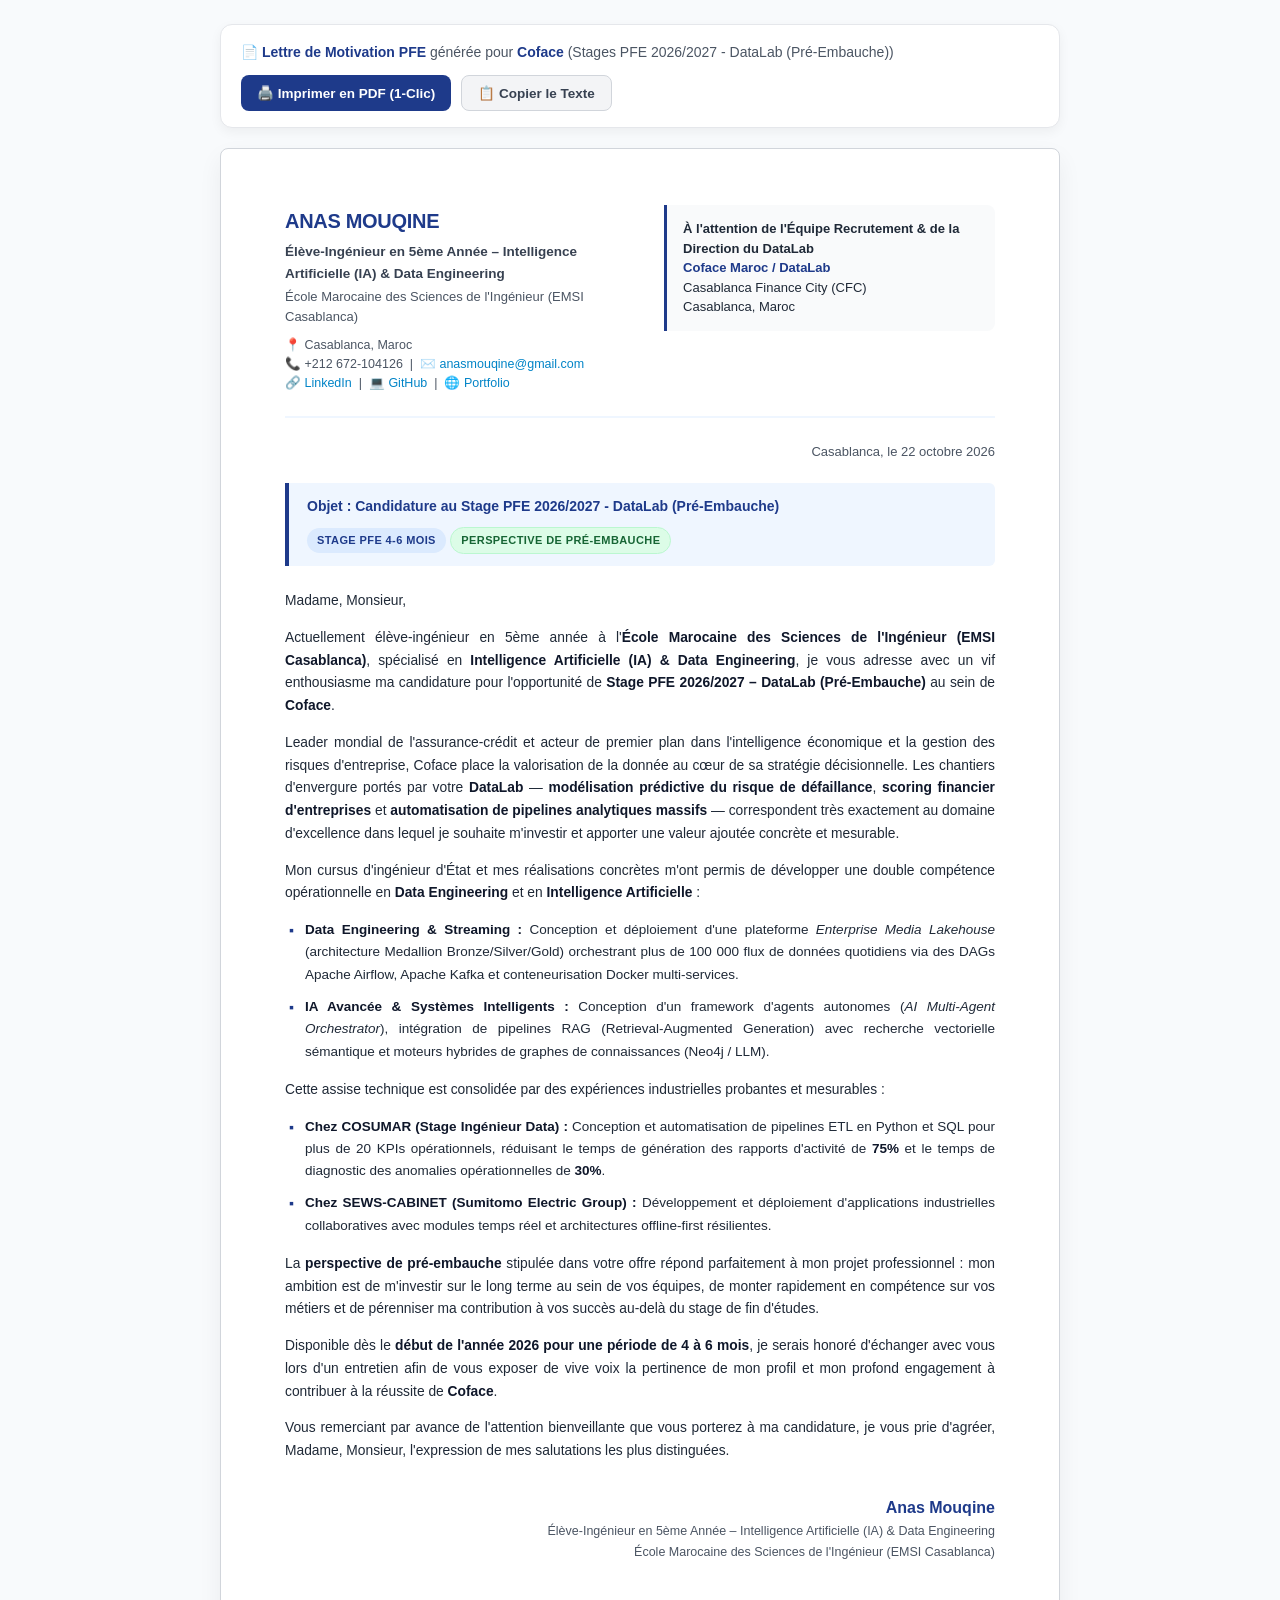
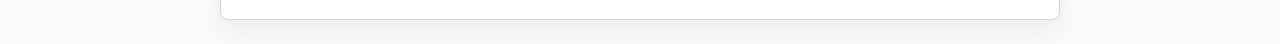
<file: letters/Lettre_Motivation_Coface_DataLab_Anas_Mouqine.html>
<!DOCTYPE html>
<html lang="fr">
<head>
  <meta charset="utf-8">
  <title>Lettre de Motivation - Anas Mouqine - Coface</title>
  <meta name="viewport" content="width=device-width, initial-scale=1.0">
  <style>
    :root {
      --primary: #1e3a8a;
      --primary-light: #eff6ff;
      --accent: #0284c7;
      --text-main: #1f2937;
      --text-muted: #4b5563;
      --border: #e5e7eb;
      --bg-page: #f8fafc;
    }

    * {
      box-sizing: border-box;
      margin: 0;
      padding: 0;
    }

    body {
      font-family: -apple-system, BlinkMacSystemFont, "Segoe UI", Roboto, "Helvetica Neue", Arial, sans-serif;
      background-color: var(--bg-page);
      color: var(--text-main);
      line-height: 1.6;
      -webkit-font-smoothing: antialiased;
      padding: 24px 16px;
    }

    /* Toolbar for interactive view */
    .toolbar {
      max-width: 840px;
      margin: 0 auto 20px auto;
      background: #ffffff;
      border: 1px solid var(--border);
      border-radius: 12px;
      padding: 16px 20px;
      display: flex;
      flex-wrap: wrap;
      align-items: center;
      justify-content: space-between;
      gap: 12px;
      box-shadow: 0 4px 12px rgba(0, 0, 0, 0.05);
    }

    .toolbar-info {
      font-size: 14px;
      color: var(--text-muted);
    }

    .toolbar-info strong {
      color: var(--primary);
    }

    .toolbar-actions {
      display: flex;
      gap: 10px;
    }

    .btn {
      display: inline-flex;
      align-items: center;
      gap: 6px;
      background-color: var(--primary);
      color: #ffffff;
      border: none;
      padding: 9px 16px;
      font-size: 13.5px;
      font-weight: 600;
      border-radius: 8px;
      cursor: pointer;
      text-decoration: none;
      transition: background 0.15s ease, transform 0.1s ease;
    }

    .btn:hover {
      background-color: #1e40af;
      transform: translateY(-1px);
    }

    .btn-secondary {
      background-color: #f3f4f6;
      color: #374151;
      border: 1px solid #d1d5db;
    }

    .btn-secondary:hover {
      background-color: #e5e7eb;
      color: #111827;
    }

    /* A4 Document Container */
    .a4-container {
      max-width: 840px;
      margin: 0 auto;
      background: #ffffff;
      border: 1px solid #d1d5db;
      border-radius: 8px;
      padding: 56px 64px;
      box-shadow: 0 10px 25px rgba(0, 0, 0, 0.06);
    }

    /* Header section */
    .letter-header {
      display: flex;
      justify-content: space-between;
      align-items: flex-start;
      gap: 24px;
      padding-bottom: 24px;
      border-bottom: 2px solid var(--primary-light);
      margin-bottom: 24px;
    }

    .sender-block {
      flex: 1.2;
    }

    .sender-name {
      font-size: 20px;
      font-weight: 800;
      color: var(--primary);
      letter-spacing: -0.3px;
      text-transform: uppercase;
      margin-bottom: 4px;
    }

    .sender-subtitle {
      font-size: 13.5px;
      font-weight: 600;
      color: #374151;
      margin-bottom: 2px;
    }

    .sender-school {
      font-size: 13px;
      color: var(--text-muted);
      margin-bottom: 8px;
    }

    .sender-contacts {
      font-size: 12.5px;
      color: #4b5563;
      line-height: 1.5;
    }

    .sender-contacts a {
      color: var(--accent);
      text-decoration: none;
    }

    .recipient-block {
      flex: 1;
      background: #f9fafb;
      border-left: 3px solid var(--primary);
      padding: 14px 16px;
      border-radius: 0 8px 8px 0;
      font-size: 13px;
      line-height: 1.5;
    }

    .date-line {
      text-align: right;
      font-size: 13px;
      color: var(--text-muted);
      margin-bottom: 20px;
    }

    /* Objet Box */
    .objet-box {
      background: #eff6ff;
      border-left: 4px solid var(--primary);
      padding: 12px 18px;
      border-radius: 0 6px 6px 0;
      margin-bottom: 24px;
      display: flex;
      flex-wrap: wrap;
      align-items: center;
      justify-content: space-between;
      gap: 8px;
    }

    .objet-text {
      font-size: 14px;
      font-weight: 700;
      color: var(--primary);
    }

    .badge {
      display: inline-block;
      font-size: 11px;
      font-weight: 700;
      text-transform: uppercase;
      letter-spacing: 0.4px;
      padding: 4px 10px;
      border-radius: 9999px;
      background: #dbeafe;
      color: var(--primary);
    }

    .badge-accent {
      background: #dcfce7;
      color: #166534;
      border: 1px solid #bbf7d0;
    }

    /* Letter Body */
    .letter-body {
      font-size: 13.8px;
      color: #1f2937;
      text-align: justify;
      line-height: 1.65;
    }

    .letter-body p {
      margin-bottom: 14px;
    }

    .letter-body strong {
      color: #0f172a;
    }

    .project-list {
      list-style-type: none;
      padding-left: 0;
      margin: 12px 0 16px 0;
    }

    .project-list li {
      position: relative;
      padding-left: 20px;
      margin-bottom: 10px;
      font-size: 13.5px;
    }

    .project-list li::before {
      content: "▪";
      position: absolute;
      left: 4px;
      color: var(--primary);
      font-size: 14px;
    }

    /* Sign block */
    .sign-block {
      margin-top: 32px;
      display: flex;
      justify-content: flex-end;
    }

    .signature-card {
      text-align: right;
      min-width: 260px;
    }

    .sign-name {
      font-size: 16px;
      font-weight: 800;
      color: var(--primary);
    }

    .sign-role {
      font-size: 12.5px;
      color: var(--text-muted);
    }

    /* Print styles */
    @media print {
      body {
        background: #ffffff !important;
        padding: 0 !important;
      }

      .no-print {
        display: none !important;
      }

      .a4-container {
        box-shadow: none !important;
        border: none !important;
        border-radius: 0 !important;
        max-width: 100% !important;
        padding: 0 !important;
        margin: 0 !important;
      }

      @page {
        size: A4 portrait;
        margin: 16mm 18mm 16mm 18mm;
      }
    }
  </style>
</head>
<body>

  <!-- Floating / Top Action Toolbar (hidden on print) -->
  <div class="toolbar no-print">
    <div class="toolbar-info">
      📄 <strong>Lettre de Motivation PFE</strong> générée pour <strong>Coface</strong> (Stages PFE 2026/2027 - DataLab (Pré-Embauche))
    </div>
    <div class="toolbar-actions">
      <button class="btn" onclick="window.print()">
        🖨️ Imprimer en PDF (1-Clic)
      </button>
      <button class="btn btn-secondary" onclick="copyLetterText()">
        📋 Copier le Texte
      </button>
    </div>
  </div>

  <!-- A4 Printable Document Container -->
  <div class="a4-container" id="letterContainer">
    <header class="letter-header">
      <div class="sender-block">
        <div class="sender-name">Anas Mouqine</div>
        <div class="sender-subtitle">Élève-Ingénieur en 5ème Année – Intelligence Artificielle (IA) &amp; Data Engineering</div>
        <div class="sender-school">École Marocaine des Sciences de l&#x27;Ingénieur (EMSI Casablanca)</div>
        <div class="sender-contacts">
          📍 Casablanca, Maroc<br>
          📞 +212 672-104126 &nbsp;|&nbsp; ✉️ <a href="mailto:anasmouqine@gmail.com">anasmouqine@gmail.com</a><br>
          🔗 <a href="https://www.linkedin.com/in/anas-mouqine-329207304/" target="_blank">LinkedIn</a> &nbsp;|&nbsp;
          💻 <a href="https://github.com/anasmouquinee" target="_blank">GitHub</a> &nbsp;|&nbsp;
          🌐 <a href="https://anasmouquinee.github.io/port/" target="_blank">Portfolio</a>
        </div>
      </div>
      <div class="recipient-block">
        
              <strong>À l'attention de l'Équipe Recrutement & de la Direction du DataLab</strong><br>
              <span style="color: #1e3a8a; font-weight: 600;">Coface Maroc / DataLab</span><br>
              Casablanca Finance City (CFC)<br>
              Casablanca, Maroc
            
      </div>
    </header>

    <div class="date-line">
      Casablanca, le 22 octobre 2026
    </div>

    <div class="objet-box">
      <div class="objet-text">
        Objet : Candidature au Stage PFE 2026/2027 - DataLab (Pré-Embauche)
      </div>
      <div>
        <span class="badge">Stage PFE 4-6 mois</span>
        <span class="badge badge-accent">Perspective de Pré-Embauche</span>
      </div>
    </div>

    <section class="letter-body">
      <p>Madame, Monsieur,</p>

      <p>
        Actuellement élève-ingénieur en 5ème année à l'<strong>École Marocaine des Sciences de l&#x27;Ingénieur (EMSI Casablanca)</strong>,
        spécialisé en <strong>Intelligence Artificielle (IA) &amp; Data Engineering</strong>, je vous adresse avec un vif enthousiasme
        ma candidature pour l'opportunité de <strong>Stage PFE 2026/2027 – DataLab (Pré-Embauche)</strong> au sein de <strong>Coface</strong>.
      </p>


      <p>
        Leader mondial de l'assurance-crédit et acteur de premier plan dans l'intelligence économique et la gestion des risques d'entreprise, Coface place la valorisation de la donnée au cœur de sa stratégie décisionnelle. Les chantiers d'envergure portés par votre <strong>DataLab</strong> — <strong>modélisation prédictive du risque de défaillance</strong>, <strong>scoring financier d'entreprises</strong> et <strong>automatisation de pipelines analytiques massifs</strong> — correspondent très exactement au domaine d'excellence dans lequel je souhaite m'investir et apporter une valeur ajoutée concrète et mesurable.
      </p>

      <p>
        Mon cursus d'ingénieur d'État et mes réalisations concrètes m'ont permis de développer une double compétence opérationnelle en <strong>Data Engineering</strong> et en <strong>Intelligence Artificielle</strong> :
      </p>

      <ul class="project-list">
        <li>
          <strong>Data Engineering & Streaming :</strong> Conception et déploiement d'une plateforme <em>Enterprise Media Lakehouse</em> (architecture Medallion Bronze/Silver/Gold) orchestrant plus de 100 000 flux de données quotidiens via des DAGs Apache Airflow, Apache Kafka et conteneurisation Docker multi-services.
        </li>
        <li>
          <strong>IA Avancée & Systèmes Intelligents :</strong> Conception d'un framework d'agents autonomes (<em>AI Multi-Agent Orchestrator</em>), intégration de pipelines RAG (Retrieval-Augmented Generation) avec recherche vectorielle sémantique et moteurs hybrides de graphes de connaissances (Neo4j / LLM).
        </li>
      </ul>

      <p>
        Cette assise technique est consolidée par des expériences industrielles probantes et mesurables :
      </p>

      <ul class="project-list">
        <li>
          <strong>Chez COSUMAR (Stage Ingénieur Data) :</strong> Conception et automatisation de pipelines ETL en Python et SQL pour plus de 20 KPIs opérationnels, réduisant le temps de génération des rapports d'activité de <strong>75%</strong> et le temps de diagnostic des anomalies opérationnelles de <strong>30%</strong>.
        </li>
        <li>
          <strong>Chez SEWS-CABINET (Sumitomo Electric Group) :</strong> Développement et déploiement d'applications industrielles collaboratives avec modules temps réel et architectures offline-first résilientes.
        </li>
      </ul>

      <p>
        La <strong>perspective de pré-embauche</strong> stipulée dans votre offre répond parfaitement à mon projet professionnel : mon ambition est de m'investir sur le long terme au sein de vos équipes, de monter rapidement en compétence sur vos métiers et de pérenniser ma contribution à vos succès au-delà du stage de fin d'études.
      </p>

      <p>
        Disponible dès le <strong>début de l'année 2026 pour une période de 4 à 6 mois</strong>, je serais honoré d'échanger avec vous lors d'un entretien afin de vous exposer de vive voix la pertinence de mon profil et mon profond engagement à contribuer à la réussite de <strong>Coface</strong>.
      </p>

      <p>
        Vous remerciant par avance de l'attention bienveillante que vous porterez à ma candidature, je vous prie d'agréer, Madame, Monsieur, l'expression de mes salutations les plus distinguées.
      </p>

      <div class="sign-block">
        <div class="signature-card">
          <div class="sign-name">Anas Mouqine</div>
          <div class="sign-role">Élève-Ingénieur en 5ème Année – Intelligence Artificielle (IA) &amp; Data Engineering</div>
          <div class="sign-role">École Marocaine des Sciences de l&#x27;Ingénieur (EMSI Casablanca)</div>
        </div>
      </div>
    </section>
  </div>

  <script>
    function copyLetterText() {
      const text = `Anas Mouqine
Élève-Ingénieur en 5ème Année – Intelligence Artificielle (IA) & Data Engineering
École Marocaine des Sciences de l'Ingénieur (EMSI Casablanca)
Casablanca, Maroc
Tél : +212 672-104126 | Email : anasmouqine@gmail.com
LinkedIn : https://www.linkedin.com/in/anas-mouqine-329207304/ | Portfolio : https://anasmouquinee.github.io/port/

À l'attention de l'Équipe Recrutement & de la Direction du DataLab
Coface Maroc / DataLab
Casablanca Finance City (CFC), Casablanca, Maroc

Fait à Casablanca, le 22 octobre 2026

Objet : Candidature au Stage PFE 2026/2027 - DataLab (Pré-Embauche)

Madame, Monsieur,

Actuellement élève-ingénieur en 5ème année à l'École Marocaine des Sciences de l'Ingénieur (EMSI Casablanca), spécialisé en Intelligence Artificielle (IA) & Data Engineering, je vous adresse avec un vif enthousiasme ma candidature pour l'opportunité de Stage PFE 2026/2027 – DataLab (Pré-Embauche) au sein de Coface.

Leader mondial de l'assurance-crédit et acteur de premier plan dans l'intelligence économique et la gestion des risques d'entreprise, Coface place la valorisation de la donnée au cœur de sa stratégie décisionnelle. Les chantiers d'envergure portés par votre DataLab — modélisation prédictive du risque de défaillance, scoring financier d'entreprises et automatisation de pipelines analytiques massifs — correspondent très exactement au domaine d'excellence dans lequel je souhaite m'investir et apporter une valeur ajoutée concrète et mesurable.


Mon cursus académique d'excellence et mes réalisations d'ingénierie m'ont permis de développer une double compétence pointue en Data Engineering et en Intelligence Artificielle :
- Data Engineering & Streaming : Conception et déploiement d'une plateforme Enterprise Media Lakehouse (architecture Medallion Bronze/Silver/Gold) orchestrant plus de 100 000 flux de données quotidiens via des DAGs Apache Airflow, Apache Kafka et conteneurisation Docker.
- IA Avancée & Systèmes Intelligents : Conception d'un framework d'agents autonomes (Multi-Agent Orchestrator), intégration de pipelines RAG (Retrieval-Augmented Generation) avec recherche vectorielle sémantique et moteurs de graphes de connaissances (Neo4j / LLM).

Cette expertise théorique est renforcée par des expériences industrielles probantes :
- Chez COSUMAR (Stage Ingénieur Data) : Conception et automatisation de pipelines ETL en Python et SQL pour plus de 20 KPIs opérationnels, réduisant le temps de génération des rapports d'activité de 75% et le temps de diagnostic des anomalies opérationnelles de 30%.
- Chez SEWS-CABINET (Sumitomo Electric Group) : Développement d'applications industrielles collaboratives avec modules temps réel et architectures offline-first résilientes.

La perspective de pré-embauche stipulée dans votre offre répond parfaitement à mon projet professionnel : mon ambition est de m'investir sur le long terme au sein de vos équipes, de monter rapidement en compétence sur vos métiers et de pérenniser ma contribution à vos succès au-delà du stage de fin d'études.

Disponible dès le début de l'année 2026 pour une durée de 4 à 6 mois, je serais honoré d'échanger avec vous lors d'un entretien afin de vous exposer de vive voix la pertinence de mon profil et ma motivation à rejoindre Coface.

Vous remerciant par avance de l'attention que vous porterez à ma candidature, je vous prie d'agréer, Madame, Monsieur, l'expression de mes salutations les plus distinguées.

Anas Mouqine
Élève-Ingénieur en 5ème Année – Intelligence Artificielle (IA) & Data Engineering
École Marocaine des Sciences de l'Ingénieur (EMSI Casablanca)
`;
      navigator.clipboard.writeText(text).then(() => {
        alert("✅ Texte de la lettre de motivation copié dans le presse-papier ! Vous pouvez le coller directement sur votre formulaire ou email.");
      }).catch(() => {
        alert("Veuillez sélectionner et copier le texte manuellement.");
      });
    }
  </script>
</body>
</html>
</file>
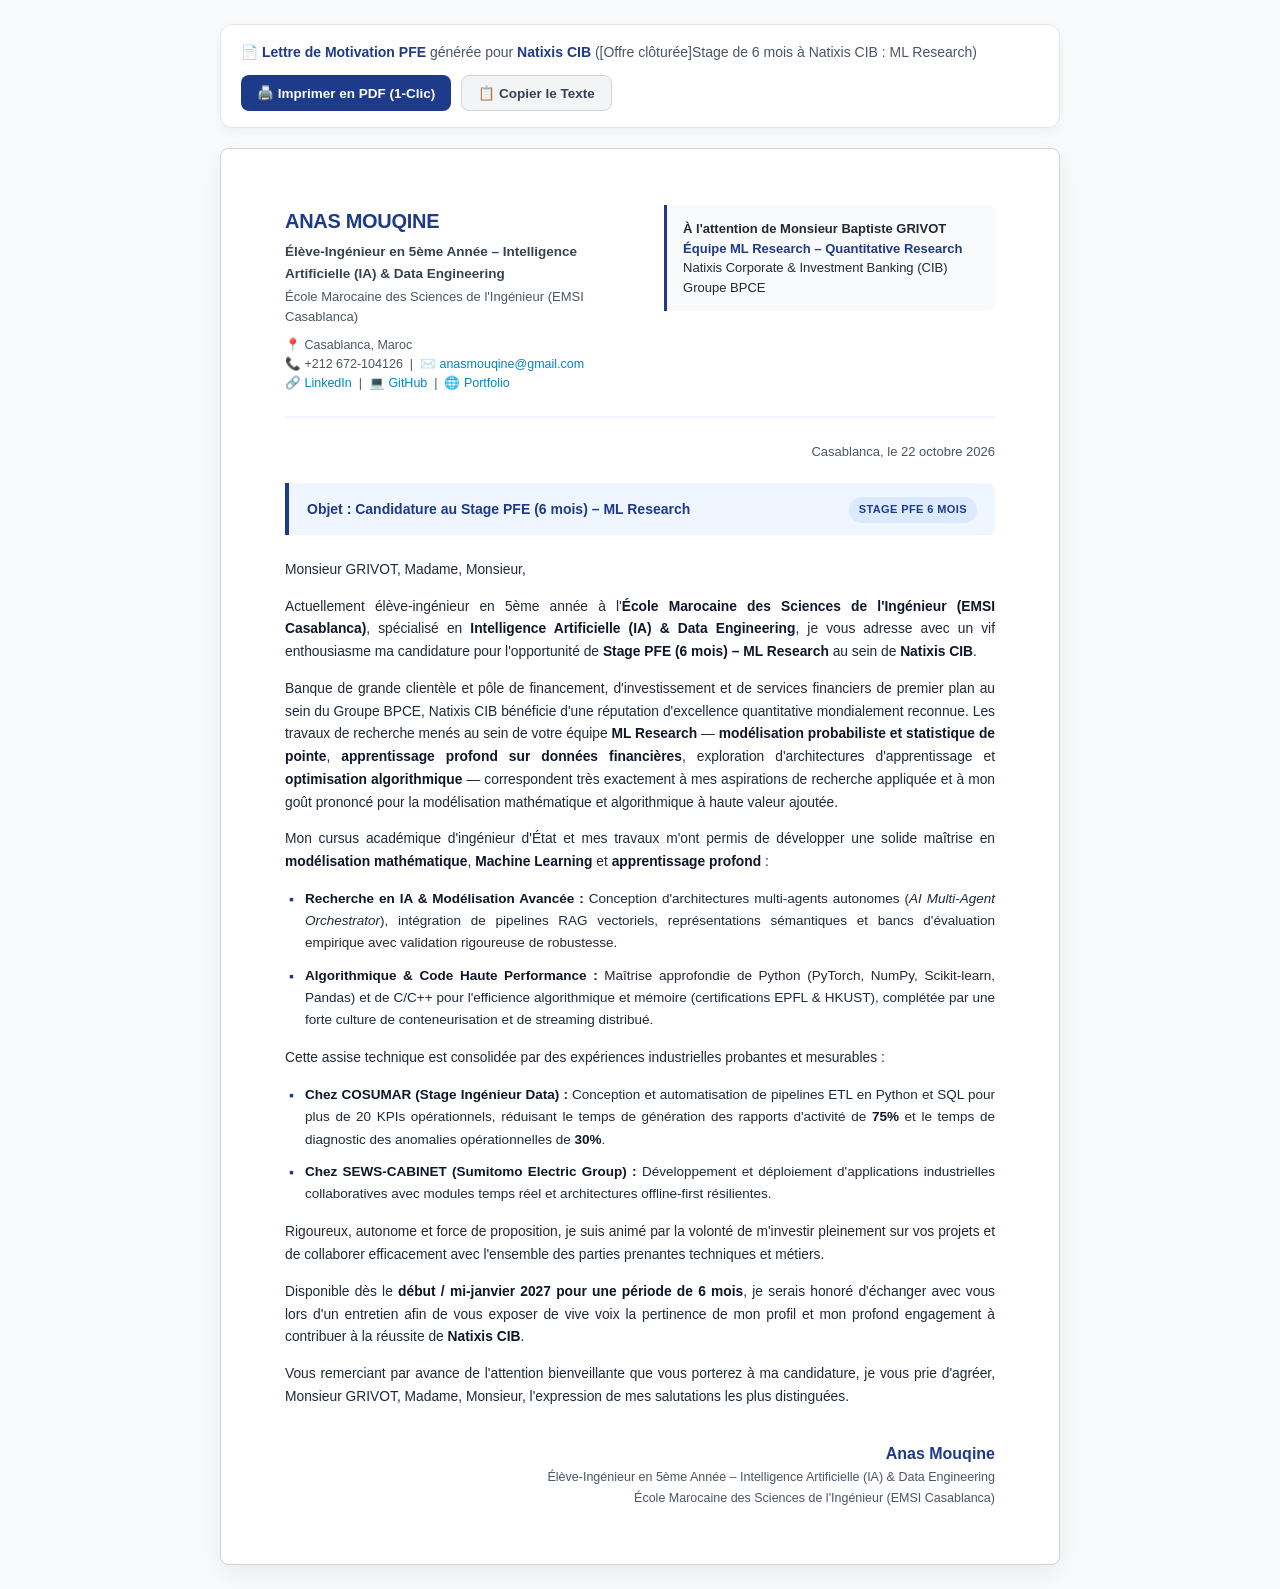
<file: letters/Lettre_Motivation_Natixis_CIB_ML_Research_Anas_Mouqine.html>
<!DOCTYPE html>
<html lang="fr">
<head>
  <meta charset="utf-8">
  <title>Lettre de Motivation - Anas Mouqine - Natixis CIB</title>
  <meta name="viewport" content="width=device-width, initial-scale=1.0">
  <style>
    :root {
      --primary: #1e3a8a;
      --primary-light: #eff6ff;
      --accent: #0284c7;
      --text-main: #1f2937;
      --text-muted: #4b5563;
      --border: #e5e7eb;
      --bg-page: #f8fafc;
    }

    * {
      box-sizing: border-box;
      margin: 0;
      padding: 0;
    }

    body {
      font-family: -apple-system, BlinkMacSystemFont, "Segoe UI", Roboto, "Helvetica Neue", Arial, sans-serif;
      background-color: var(--bg-page);
      color: var(--text-main);
      line-height: 1.6;
      -webkit-font-smoothing: antialiased;
      padding: 24px 16px;
    }

    /* Toolbar for interactive view */
    .toolbar {
      max-width: 840px;
      margin: 0 auto 20px auto;
      background: #ffffff;
      border: 1px solid var(--border);
      border-radius: 12px;
      padding: 16px 20px;
      display: flex;
      flex-wrap: wrap;
      align-items: center;
      justify-content: space-between;
      gap: 12px;
      box-shadow: 0 4px 12px rgba(0, 0, 0, 0.05);
    }

    .toolbar-info {
      font-size: 14px;
      color: var(--text-muted);
    }

    .toolbar-info strong {
      color: var(--primary);
    }

    .toolbar-actions {
      display: flex;
      gap: 10px;
    }

    .btn {
      display: inline-flex;
      align-items: center;
      gap: 6px;
      background-color: var(--primary);
      color: #ffffff;
      border: none;
      padding: 9px 16px;
      font-size: 13.5px;
      font-weight: 600;
      border-radius: 8px;
      cursor: pointer;
      text-decoration: none;
      transition: background 0.15s ease, transform 0.1s ease;
    }

    .btn:hover {
      background-color: #1e40af;
      transform: translateY(-1px);
    }

    .btn-secondary {
      background-color: #f3f4f6;
      color: #374151;
      border: 1px solid #d1d5db;
    }

    .btn-secondary:hover {
      background-color: #e5e7eb;
      color: #111827;
    }

    /* A4 Document Container */
    .a4-container {
      max-width: 840px;
      margin: 0 auto;
      background: #ffffff;
      border: 1px solid #d1d5db;
      border-radius: 8px;
      padding: 56px 64px;
      box-shadow: 0 10px 25px rgba(0, 0, 0, 0.06);
    }

    /* Header section */
    .letter-header {
      display: flex;
      justify-content: space-between;
      align-items: flex-start;
      gap: 24px;
      padding-bottom: 24px;
      border-bottom: 2px solid var(--primary-light);
      margin-bottom: 24px;
    }

    .sender-block {
      flex: 1.2;
    }

    .sender-name {
      font-size: 20px;
      font-weight: 800;
      color: var(--primary);
      letter-spacing: -0.3px;
      text-transform: uppercase;
      margin-bottom: 4px;
    }

    .sender-subtitle {
      font-size: 13.5px;
      font-weight: 600;
      color: #374151;
      margin-bottom: 2px;
    }

    .sender-school {
      font-size: 13px;
      color: var(--text-muted);
      margin-bottom: 8px;
    }

    .sender-contacts {
      font-size: 12.5px;
      color: #4b5563;
      line-height: 1.5;
    }

    .sender-contacts a {
      color: var(--accent);
      text-decoration: none;
    }

    .recipient-block {
      flex: 1;
      background: #f9fafb;
      border-left: 3px solid var(--primary);
      padding: 14px 16px;
      border-radius: 0 8px 8px 0;
      font-size: 13px;
      line-height: 1.5;
    }

    .date-line {
      text-align: right;
      font-size: 13px;
      color: var(--text-muted);
      margin-bottom: 20px;
    }

    /* Objet Box */
    .objet-box {
      background: #eff6ff;
      border-left: 4px solid var(--primary);
      padding: 12px 18px;
      border-radius: 0 6px 6px 0;
      margin-bottom: 24px;
      display: flex;
      flex-wrap: wrap;
      align-items: center;
      justify-content: space-between;
      gap: 8px;
    }

    .objet-text {
      font-size: 14px;
      font-weight: 700;
      color: var(--primary);
    }

    .badge {
      display: inline-block;
      font-size: 11px;
      font-weight: 700;
      text-transform: uppercase;
      letter-spacing: 0.4px;
      padding: 4px 10px;
      border-radius: 9999px;
      background: #dbeafe;
      color: var(--primary);
    }

    .badge-accent {
      background: #dcfce7;
      color: #166534;
      border: 1px solid #bbf7d0;
    }

    /* Letter Body */
    .letter-body {
      font-size: 13.8px;
      color: #1f2937;
      text-align: justify;
      line-height: 1.65;
    }

    .letter-body p {
      margin-bottom: 14px;
    }

    .letter-body strong {
      color: #0f172a;
    }

    .project-list {
      list-style-type: none;
      padding-left: 0;
      margin: 12px 0 16px 0;
    }

    .project-list li {
      position: relative;
      padding-left: 20px;
      margin-bottom: 10px;
      font-size: 13.5px;
    }

    .project-list li::before {
      content: "▪";
      position: absolute;
      left: 4px;
      color: var(--primary);
      font-size: 14px;
    }

    /* Sign block */
    .sign-block {
      margin-top: 32px;
      display: flex;
      justify-content: flex-end;
    }

    .signature-card {
      text-align: right;
      min-width: 260px;
    }

    .sign-name {
      font-size: 16px;
      font-weight: 800;
      color: var(--primary);
    }

    .sign-role {
      font-size: 12.5px;
      color: var(--text-muted);
    }

    /* Print styles */
    @media print {
      body {
        background: #ffffff !important;
        padding: 0 !important;
      }

      .no-print {
        display: none !important;
      }

      .a4-container {
        box-shadow: none !important;
        border: none !important;
        border-radius: 0 !important;
        max-width: 100% !important;
        padding: 0 !important;
        margin: 0 !important;
      }

      @page {
        size: A4 portrait;
        margin: 16mm 18mm 16mm 18mm;
      }
    }
  </style>
</head>
<body>

  <!-- Floating / Top Action Toolbar (hidden on print) -->
  <div class="toolbar no-print">
    <div class="toolbar-info">
      📄 <strong>Lettre de Motivation PFE</strong> générée pour <strong>Natixis CIB</strong> ([Offre clôturée]Stage de 6 mois à Natixis CIB : ML Research)
    </div>
    <div class="toolbar-actions">
      <button class="btn" onclick="window.print()">
        🖨️ Imprimer en PDF (1-Clic)
      </button>
      <button class="btn btn-secondary" onclick="copyLetterText()">
        📋 Copier le Texte
      </button>
    </div>
  </div>

  <!-- A4 Printable Document Container -->
  <div class="a4-container" id="letterContainer">
    <header class="letter-header">
      <div class="sender-block">
        <div class="sender-name">Anas Mouqine</div>
        <div class="sender-subtitle">Élève-Ingénieur en 5ème Année – Intelligence Artificielle (IA) &amp; Data Engineering</div>
        <div class="sender-school">École Marocaine des Sciences de l&#x27;Ingénieur (EMSI Casablanca)</div>
        <div class="sender-contacts">
          📍 Casablanca, Maroc<br>
          📞 +212 672-104126 &nbsp;|&nbsp; ✉️ <a href="mailto:anasmouqine@gmail.com">anasmouqine@gmail.com</a><br>
          🔗 <a href="https://www.linkedin.com/in/anas-mouqine-329207304/" target="_blank">LinkedIn</a> &nbsp;|&nbsp;
          💻 <a href="https://github.com/anasmouquinee" target="_blank">GitHub</a> &nbsp;|&nbsp;
          🌐 <a href="https://anasmouquinee.github.io/port/" target="_blank">Portfolio</a>
        </div>
      </div>
      <div class="recipient-block">
        
              <strong>À l'attention de Monsieur Baptiste GRIVOT</strong><br>
              <span style="color: #1e3a8a; font-weight: 600;">Équipe ML Research – Quantitative Research</span><br>
              Natixis Corporate & Investment Banking (CIB)<br>
              Groupe BPCE
            
      </div>
    </header>

    <div class="date-line">
      Casablanca, le 22 octobre 2026
    </div>

    <div class="objet-box">
      <div class="objet-text">
        Objet : Candidature au Stage PFE (6 mois) – ML Research
      </div>
      <div>
        <span class="badge">Stage PFE 6 mois</span>
        
      </div>
    </div>

    <section class="letter-body">
      <p>Monsieur GRIVOT, Madame, Monsieur,</p>

      <p>
        Actuellement élève-ingénieur en 5ème année à l'<strong>École Marocaine des Sciences de l&#x27;Ingénieur (EMSI Casablanca)</strong>,
        spécialisé en <strong>Intelligence Artificielle (IA) &amp; Data Engineering</strong>, je vous adresse avec un vif enthousiasme
        ma candidature pour l'opportunité de <strong>Stage PFE (6 mois) – ML Research</strong> au sein de <strong>Natixis CIB</strong>.
      </p>

      <p>
        Banque de grande clientèle et pôle de financement, d'investissement et de services financiers de premier plan au sein du Groupe BPCE, Natixis CIB bénéficie d'une réputation d'excellence quantitative mondialement reconnue. Les travaux de recherche menés au sein de votre équipe <strong>ML Research</strong> — <strong>modélisation probabiliste et statistique de pointe</strong>, <strong>apprentissage profond sur données financières</strong>, exploration d'architectures d'apprentissage et <strong>optimisation algorithmique</strong> — correspondent très exactement à mes aspirations de recherche appliquée et à mon goût prononcé pour la modélisation mathématique et algorithmique à haute valeur ajoutée.
      </p>

      <p>
        Mon cursus académique d'ingénieur d'État et mes travaux m'ont permis de développer une solide maîtrise en <strong>modélisation mathématique</strong>, <strong>Machine Learning</strong> et <strong>apprentissage profond</strong> :
      </p>

      <ul class="project-list">
        
        <li>
          <strong>Recherche en IA & Modélisation Avancée :</strong> Conception d'architectures multi-agents autonomes (<em>AI Multi-Agent Orchestrator</em>), intégration de pipelines RAG vectoriels, représentations sémantiques et bancs d'évaluation empirique avec validation rigoureuse de robustesse.
        </li>
        <li>
          <strong>Algorithmique & Code Haute Performance :</strong> Maîtrise approfondie de Python (PyTorch, NumPy, Scikit-learn, Pandas) et de C/C++ pour l'efficience algorithmique et mémoire (certifications EPFL & HKUST), complétée par une forte culture de conteneurisation et de streaming distribué.
        </li>
            
      </ul>

      <p>
        Cette assise technique est consolidée par des expériences industrielles probantes et mesurables :
      </p>

      <ul class="project-list">
        <li>
          <strong>Chez COSUMAR (Stage Ingénieur Data) :</strong> Conception et automatisation de pipelines ETL en Python et SQL pour plus de 20 KPIs opérationnels, réduisant le temps de génération des rapports d'activité de <strong>75%</strong> et le temps de diagnostic des anomalies opérationnelles de <strong>30%</strong>.
        </li>
        <li>
          <strong>Chez SEWS-CABINET (Sumitomo Electric Group) :</strong> Développement et déploiement d'applications industrielles collaboratives avec modules temps réel et architectures offline-first résilientes.
        </li>
      </ul>

      <p>
        Rigoureux, autonome et force de proposition, je suis animé par la volonté de m'investir pleinement sur vos projets et de collaborer efficacement avec l'ensemble des parties prenantes techniques et métiers.
      </p>

      <p>
        Disponible dès le <strong>début / mi-janvier 2027 pour une période de 6 mois</strong>, je serais honoré d'échanger avec vous lors d'un entretien afin de vous exposer de vive voix la pertinence de mon profil et mon profond engagement à contribuer à la réussite de <strong>Natixis CIB</strong>.
      </p>

      <p>
        Vous remerciant par avance de l'attention bienveillante que vous porterez à ma candidature, je vous prie d'agréer, Monsieur GRIVOT, Madame, Monsieur, l'expression de mes salutations les plus distinguées.
      </p>

      <div class="sign-block">
        <div class="signature-card">
          <div class="sign-name">Anas Mouqine</div>
          <div class="sign-role">Élève-Ingénieur en 5ème Année – Intelligence Artificielle (IA) &amp; Data Engineering</div>
          <div class="sign-role">École Marocaine des Sciences de l&#x27;Ingénieur (EMSI Casablanca)</div>
        </div>
      </div>
    </section>
  </div>


  <script>
    function copyLetterText() {
      const text = `Anas Mouqine
Élève-Ingénieur en 5ème Année – Intelligence Artificielle (IA) & Data Engineering
École Marocaine des Sciences de l'Ingénieur (EMSI Casablanca)
Casablanca, Maroc
Tél : +212 672-104126 | Email : anasmouqine@gmail.com
LinkedIn : https://www.linkedin.com/in/anas-mouqine-329207304/ | Portfolio : https://anasmouquinee.github.io/port/

À l'attention de Monsieur Baptiste GRIVOT
Équipe ML Research – Quantitative Research
Natixis Corporate & Investment Banking (CIB)
Groupe BPCE

Fait à Casablanca, le 22 octobre 2026

Objet : Candidature au Stage PFE (6 mois) – ML Research

Monsieur GRIVOT, Madame, Monsieur,

Actuellement élève-ingénieur en 5ème année à l'École Marocaine des Sciences de l'Ingénieur (EMSI Casablanca), spécialisé en Intelligence Artificielle (IA) & Data Engineering, je vous adresse avec un vif enthousiasme ma candidature pour l'opportunité de Stage PFE (6 mois) – ML Research au sein de Natixis CIB.

Banque de grande clientèle et pôle de financement, d'investissement et de services financiers de premier plan au sein du Groupe BPCE, Natixis CIB bénéficie d'une réputation d'excellence quantitative mondialement reconnue. Les travaux de recherche menés au sein de votre équipe ML Research — modélisation probabiliste et statistique de pointe, apprentissage profond sur données financières, exploration d'architectures d'apprentissage et optimisation algorithmique — correspondent très exactement à mes aspirations de recherche appliquée et à mon goût prononcé pour la modélisation mathématique et algorithmique à haute valeur ajoutée.

Mon cursus académique d'ingénieur d'État et mes réalisations m'ont permis de développer une solide maîtrise en modélisation mathématique, Machine Learning et apprentissage profond :
- Recherche en IA & Modélisation Avancée : Conception d'architectures multi-agents autonomes, pipelines RAG vectoriels, représentations sémantiques et bancs d'évaluation empirique avec validation rigoureuse de robustesse.
- Algorithmique & Code Haute Performance : Maîtrise avancée de Python (PyTorch, NumPy, Scikit-learn, Pandas) et de C/C++ pour la complexité et l'optimisation mémoire (certifications EPFL & HKUST), conteneurisation Docker et streaming distribué.

Cette expertise théorique est renforcée par des expériences industrielles probantes :
- Chez COSUMAR (Stage Ingénieur Data) : Conception et automatisation de pipelines ETL en Python et SQL pour plus de 20 KPIs opérationnels, réduisant le temps de génération des rapports d'activité de 75% et le temps de diagnostic des anomalies opérationnelles de 30%.
- Chez SEWS-CABINET (Sumitomo Electric Group) : Développement d'applications industrielles collaboratives avec modules temps réel et architectures offline-first résilientes.

Rigoureux, autonome et force de proposition, je suis animé par la volonté de m'investir pleinement sur vos projets et de collaborer efficacement avec l'ensemble des parties prenantes techniques et métiers.

Disponible dès le début / mi-janvier 2027 pour une durée de 6 mois, je serais honoré d'échanger avec vous lors d'un entretien afin de vous exposer de vive voix la pertinence de mon profil et ma motivation à rejoindre Natixis CIB.

Vous remerciant par avance de l'attention que vous porterez à ma candidature, je vous prie d'agréer, Monsieur GRIVOT, Madame, Monsieur, l'expression de mes salutations les plus distinguées.

Anas Mouqine
Élève-Ingénieur en 5ème Année – Intelligence Artificielle (IA) & Data Engineering
École Marocaine des Sciences de l'Ingénieur (EMSI Casablanca)
`;
      navigator.clipboard.writeText(text).then(() => {
        alert("✅ Texte de la lettre de motivation copié dans le presse-papier ! Vous pouvez le coller directement sur votre formulaire ou email.");
      }).catch(() => {
        alert("Veuillez sélectionner et copier le texte manuellement.");
      });
    }
  </script>
</body>
</html>
</file>
